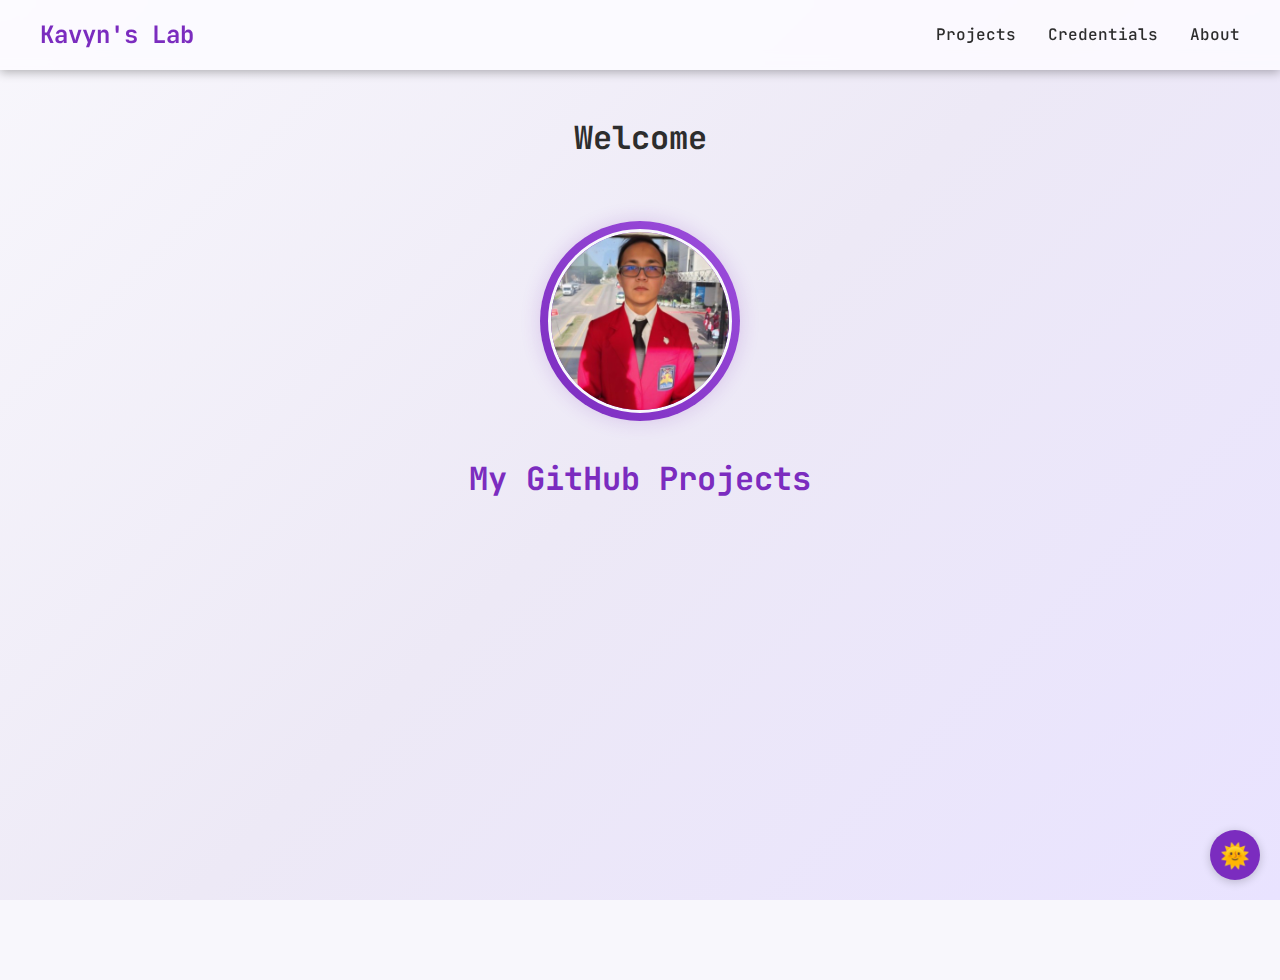
<file: index.html>
<!DOCTYPE html>
<html lang="en">
<head>
    <meta charset="UTF-8">
    <meta name="viewport" content="width=device-width, initial-scale=1.0">
    <title>Kavyn's Lab</title>
    <link rel="stylesheet" href="styles.css">
    <link href="https://fonts.googleapis.com/css2?family=JetBrains+Mono:wght@400;500;600;700&display=swap" rel="stylesheet">
</head>
<body>
    <button class="theme-toggle" id="theme-toggle" aria-label="Toggle theme">🌓</button>
    <nav class="navbar">
        <div class="nav-content">
            <a href="index.html" class="logo">Kavyn's Lab</a>
            <ul class="nav-links">
                <li><a href="projects.html">Projects</a></li>
                <li><a href="credentials.html">Credentials</a></li>
                <li><a href="about.html">About</a></li>

            </ul>
            <div class="hamburger">
                <svg width="24" height="24" viewBox="0 0 24 24" fill="none" stroke="currentColor" stroke-width="2">
                    <line x1="3" y1="12" x2="21" y2="12"></line>
                    <line x1="3" y1="6" x2="21" y2="6"></line>
                    <line x1="3" y1="18" x2="21" y2="18"></line>
                </svg>
            </div>
        </div>
    </nav>

    <main class="main-content">
        <h1 id="typing-text">Welcome to My Lab</h1>
        <div class="typing-cursor">
        </div>
        <section class="profile-section">
            <div class="photo-frame">
                <img src="profile.jpg" alt="Kavyn's Photo" id="profile-photo">
            </div>
        </section>
        <section class="github-showcase">
            <h2>My GitHub Projects</h2>
            <div class="repo-grid" id="repo-grid">
                <!-- Repositories will be loaded here -->
            </div>
        </section>
    </main>

    <script>
        // Theme switching
        const themeToggle = document.getElementById('theme-toggle');
        const prefersDarkScheme = window.matchMedia('(prefers-color-scheme: dark)');
        
        // Check for saved theme preference or use system preference
        const savedTheme = localStorage.getItem('theme');
        if (savedTheme) {
            document.body.setAttribute('data-theme', savedTheme);
            themeToggle.textContent = savedTheme === 'dark' ? '🌓' : '🌞';
        } else {
            const theme = prefersDarkScheme.matches ? 'dark' : 'light';
            document.body.setAttribute('data-theme', theme);
            themeToggle.textContent = theme === 'dark' ? '🌓' : '🌞';
        }
        
        themeToggle.addEventListener('click', () => {
            const currentTheme = document.body.getAttribute('data-theme');
            const newTheme = currentTheme === 'light' ? 'dark' : 'light';
            
            document.body.setAttribute('data-theme', newTheme);
            localStorage.setItem('theme', newTheme);
            themeToggle.textContent = newTheme === 'dark' ? '🌓' : '🌞';
            
            // Add transition effect
            document.body.style.transition = 'background-color 0.3s ease, color 0.3s ease';
            setTimeout(() => {
                document.body.style.transition = '';
            }, 300);
        });

        // Typing effect
        function typeText(element, text, speed = 100) {
            element.textContent = '';
            let i = 0;
            
            function type() {
                if (i < text.length) {
                    element.textContent += text.charAt(i);
                    i++;
                    setTimeout(type, speed);
                } else {
                    // Add glitch effect after typing
                    setTimeout(() => {
                        element.classList.add('glitch');
                        setTimeout(() => element.classList.remove('glitch'), 500);
                    }, 500);
                }
            }
            
            type();
        }

        // Initialize typing effect
        const typingText = document.getElementById('typing-text');
        const originalText = typingText.textContent;
        typeText(typingText, originalText, 100);

        // Add hover glitch effect to nav links
        document.querySelectorAll('.nav-links a').forEach(link => {
            link.addEventListener('mouseenter', () => {
                link.classList.add('glitch');
            });
            link.addEventListener('mouseleave', () => {
                link.classList.remove('glitch');
            });
        });

        // GitHub repos fetch
        async function fetchGitHubRepos() {
            try {
                const response = await fetch('https://api.github.com/users/soloisticdig/repos');
                const repos = await response.json();
                
                const repoGrid = document.getElementById('repo-grid');
                repos.forEach(repo => {
                    const repoCard = document.createElement('div');
                    repoCard.className = 'repo-card';
                    
                    repoCard.innerHTML = `
                        <h3>${repo.name}</h3>
                        <p>${repo.description || 'No description available'}</p>
                        <div class="repo-stats">
                            <span>⭐ ${repo.stargazers_count}</span>
                            <span>🔄 ${repo.forks_count}</span>
                        </div>
                        <a href="${repo.html_url}" target="_blank" class="repo-link">View Repository</a>
                    `;
                    
                    repoGrid.appendChild(repoCard);
                });
            } catch (error) {
                console.error('Error fetching repositories:', error);
            }
        }

        fetchGitHubRepos();

        // Mobile menu functionality
        const hamburger = document.querySelector('.hamburger');
        const navLinks = document.querySelector('.nav-links');

        hamburger.addEventListener('click', () => {
            navLinks.classList.toggle('active');
        });
    </script>
</body>
</html>
</file>
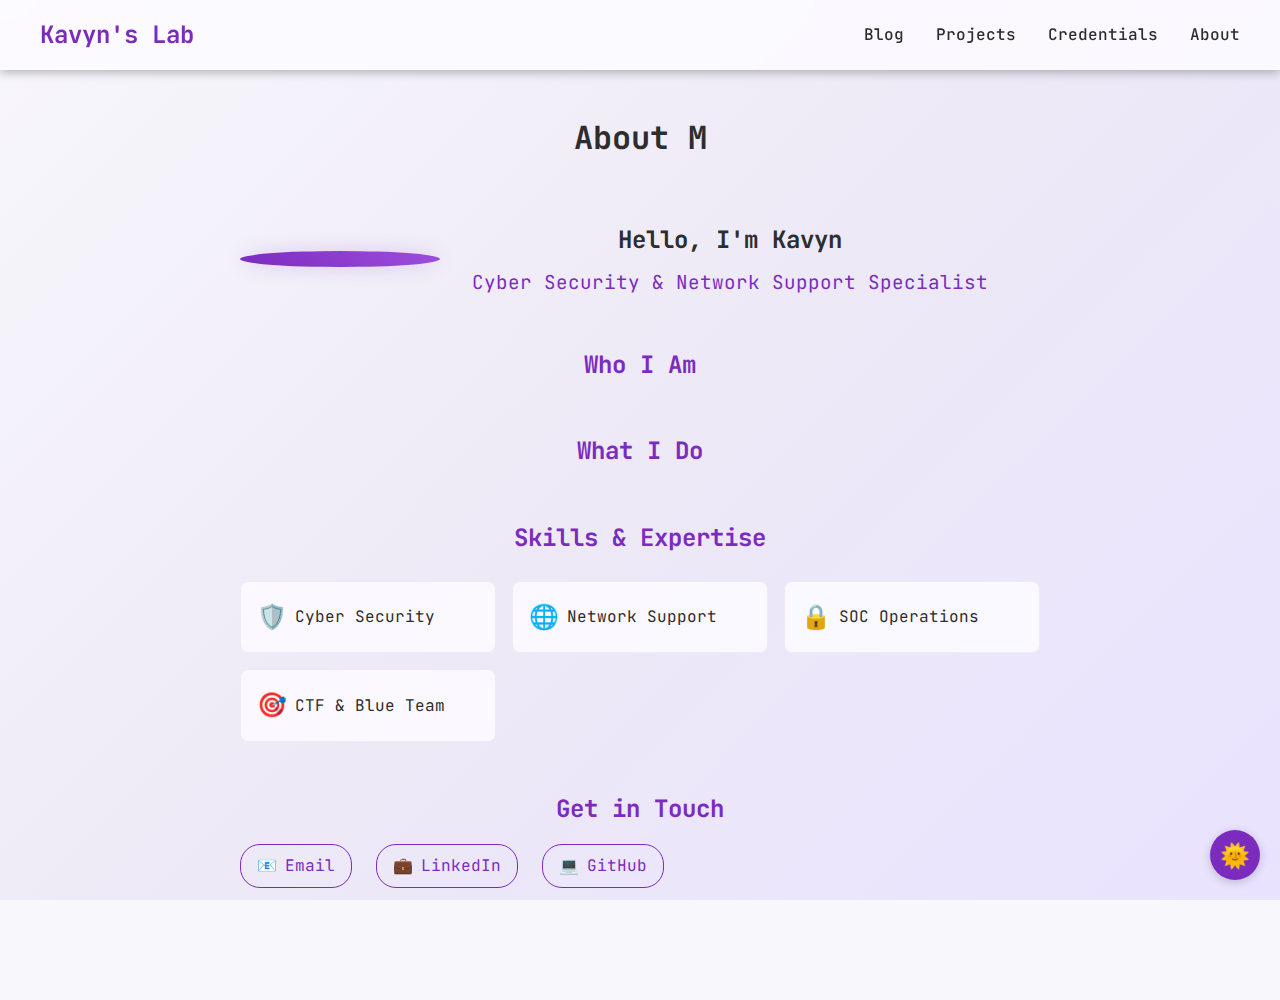
<file: about.html>
<!DOCTYPE html>
<html lang="en">
<head>
    <meta charset="UTF-8">
    <meta name="viewport" content="width=device-width, initial-scale=1.0">
    <title>About - Kavyn's Lab</title>
    <link rel="stylesheet" href="styles.css">
    <link href="https://fonts.googleapis.com/css2?family=JetBrains+Mono:wght@400;500;600;700&display=swap" rel="stylesheet">
</head>
<body>
    <button class="theme-toggle" id="theme-toggle" aria-label="Toggle theme">🌓</button>
    <nav class="navbar">
        <div class="nav-content">
            <a href="index.html" class="logo">Kavyn's Lab</a>
            <ul class="nav-links">
                <li><a href="blog.html">Blog</a></li>
                <li><a href="projects.html">Projects</a></li>
                <li><a href="credentials.html">Credentials</a></li>
                <li><a href="about.html">About</a></li>
            </ul>
            <div class="hamburger">
                <svg width="24" height="24" viewBox="0 0 24 24" fill="none" stroke="currentColor" stroke-width="2">
                    <line x1="3" y1="12" x2="21" y2="12"></line>
                    <line x1="3" y1="6" x2="21" y2="6"></line>
                    <line x1="3" y1="18" x2="21" y2="18"></line>
                </svg>
            </div>
        </div>
    </nav>

    <main class="main-content">
        <h1 id="typing-text">About Me</h1>
        <div class="typing-cursor"></div>
        
        <section class="about-container">
            <div class="about-header">
                <div class="photo-frame">
                    <div class="photo-placeholder"></div>
                </div>
                <div class="about-intro">
                    <h2>Hello, I'm Kavyn</h2>
                    <p class="about-tagline">Cyber Security & Network Support Specialist</p>
                </div>
            </div>

            <div class="about-content">
                <article class="about-section">
                    <h3>Who I Am</h3>
                    <p>
               </article>

                <article class="about-section">
                    <h3>What I Do</h3>
                </article>

                <article class="about-section skills-section">
                    <h3>Skills & Expertise</h3>
                    <div class="skills-grid">
                        <div class="skill-item">
                            <span class="skill-icon">🛡️</span>
                            <span class="skill-name">Cyber Security</span>
                        </div>
                        <div class="skill-item">
                            <span class="skill-icon">🌐</span>
                            <span class="skill-name">Network Support</span>
                        </div>
                        <div class="skill-item">
                            <span class="skill-icon">🔒</span>
                            <span class="skill-name">SOC Operations</span>
                        </div>
                        <div class="skill-item">
                            <span class="skill-icon">🎯</span>
                            <span class="skill-name">CTF & Blue Team</span>
                        </div>
                    </div>
                </article>

                <article class="about-section">
                    <h3>Get in Touch</h3>
                    <div class="contact-links">
                        <a href="#" class="contact-link">
                            <span class="contact-icon">📧</span>
                            Email
                        </a>
                        <a href="#" class="contact-link">
                            <span class="contact-icon">💼</span>
                            LinkedIn
                        </a>
                        <a href="#" class="contact-link">
                            <span class="contact-icon">💻</span>
                            GitHub
                        </a>
                    </div>
                </article>
            </div>
        </section>
    </main>

    <script>
        // Theme toggle functionality
        const themeToggle = document.getElementById('theme-toggle');
        const prefersDarkScheme = window.matchMedia('(prefers-color-scheme: dark)');
        
        const savedTheme = localStorage.getItem('theme');
        if (savedTheme) {
            document.body.setAttribute('data-theme', savedTheme);
            themeToggle.textContent = savedTheme === 'dark' ? '🌓' : '🌞';
        } else {
            const theme = prefersDarkScheme.matches ? 'dark' : 'light';
            document.body.setAttribute('data-theme', theme);
            themeToggle.textContent = theme === 'dark' ? '🌓' : '🌞';
        }
        
        themeToggle.addEventListener('click', () => {
            const currentTheme = document.body.getAttribute('data-theme');
            const newTheme = currentTheme === 'light' ? 'dark' : 'light';
            
            document.body.setAttribute('data-theme', newTheme);
            localStorage.setItem('theme', newTheme);
            themeToggle.textContent = newTheme === 'dark' ? '🌓' : '🌞';
        });

        // Typing effect
        function typeText(element, text, speed = 100) {
            element.textContent = '';
            let i = 0;
            
            function type() {
                if (i < text.length) {
                    element.textContent += text.charAt(i);
                    i++;
                    setTimeout(type, speed);
                }
            }
            
            type();
        }

        const typingText = document.getElementById('typing-text');
        const originalText = typingText.textContent;
        typeText(typingText, originalText, 100);

        // Mobile menu
        const hamburger = document.querySelector('.hamburger');
        const navLinks = document.querySelector('.nav-links');

        hamburger.addEventListener('click', () => {
            navLinks.classList.toggle('active');
        });
    </script>
</body>
</html>
</file>
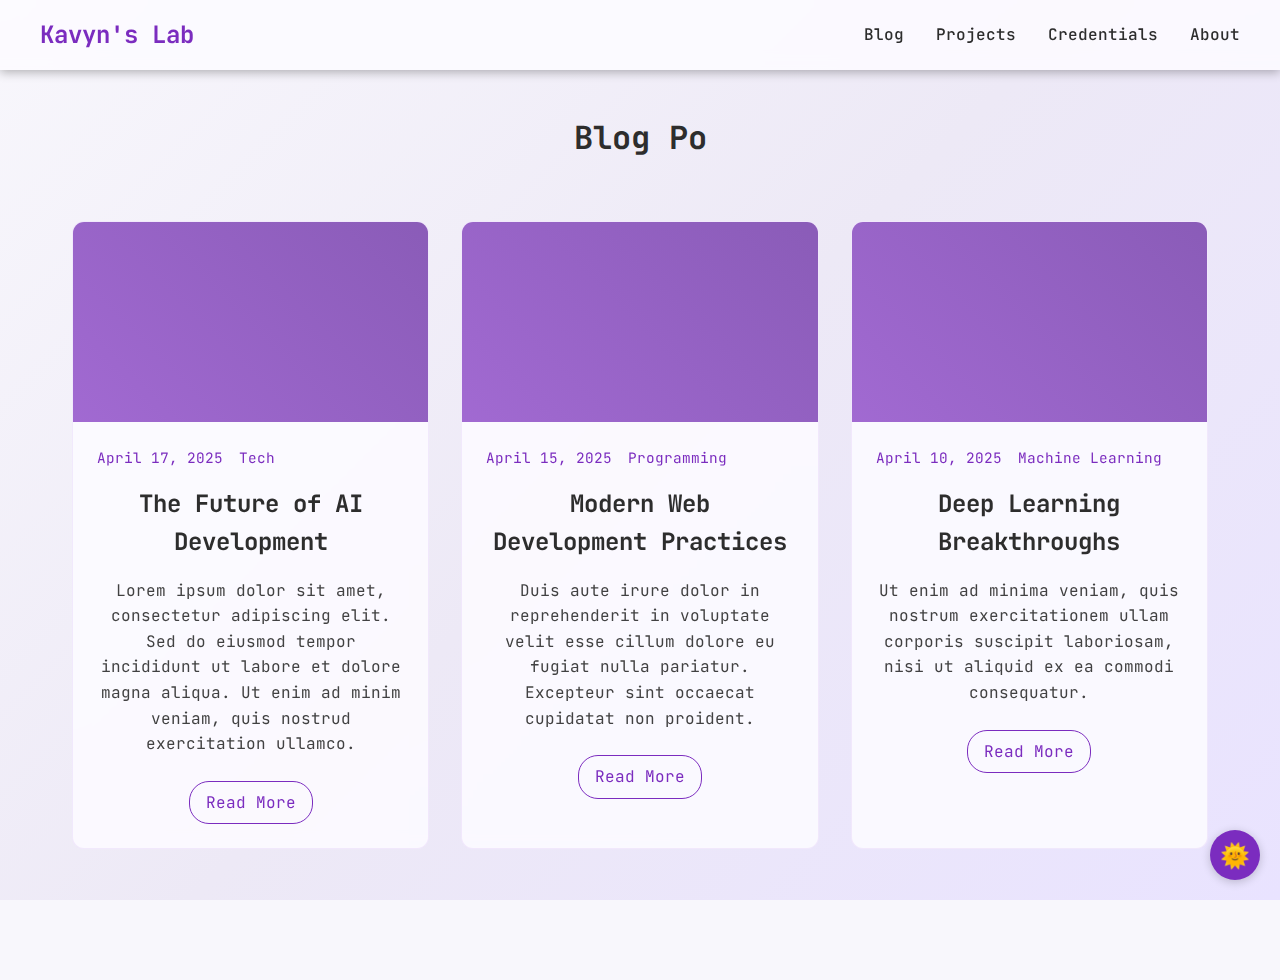
<file: blog.html>
<!DOCTYPE html>
<html lang="en">
<head>
    <meta charset="UTF-8">
    <meta name="viewport" content="width=device-width, initial-scale=1.0">
    <title>Blog - Kavyn's Lab</title>
    <link rel="stylesheet" href="styles.css">
    <link href="https://fonts.googleapis.com/css2?family=JetBrains+Mono:wght@400;500;600;700&display=swap" rel="stylesheet">
</head>
<body>
    <button class="theme-toggle" id="theme-toggle" aria-label="Toggle theme">🌓</button>
    <nav class="navbar">
        <div class="nav-content">
            <a href="index.html" class="logo">Kavyn's Lab</a>
            <ul class="nav-links">
                <li><a href="blog.html">Blog</a></li>
                <li><a href="projects.html">Projects</a></li>
                <li><a href="credentials.html">Credentials</a></li>
                <li><a href="about.html">About</a></li>
            </ul>
            <div class="hamburger">
                <svg width="24" height="24" viewBox="0 0 24 24" fill="none" stroke="currentColor" stroke-width="2">
                    <line x1="3" y1="12" x2="21" y2="12"></line>
                    <line x1="3" y1="6" x2="21" y2="6"></line>
                    <line x1="3" y1="18" x2="21" y2="18"></line>
                </svg>
            </div>
        </div>
    </nav>

    <main class="main-content">
        <h1 id="typing-text">Blog Posts</h1>
        <div class="typing-cursor"></div>
        
        <section class="blog-grid">
            <article class="blog-card">
                <div class="blog-image">
                    <div class="blog-placeholder"></div>
                </div>
                <div class="blog-content">
                    <div class="blog-meta">
                        <span class="blog-date">April 17, 2025</span>
                        <span class="blog-category">Tech</span>
                    </div>
                    <h2>The Future of AI Development</h2>
                    <p>Lorem ipsum dolor sit amet, consectetur adipiscing elit. Sed do eiusmod tempor incididunt ut labore et dolore magna aliqua. Ut enim ad minim veniam, quis nostrud exercitation ullamco.</p>
                    <a href="#" class="blog-link">Read More</a>
                </div>
            </article>

            <article class="blog-card">
                <div class="blog-image">
                    <div class="blog-placeholder"></div>
                </div>
                <div class="blog-content">
                    <div class="blog-meta">
                        <span class="blog-date">April 15, 2025</span>
                        <span class="blog-category">Programming</span>
                    </div>
                    <h2>Modern Web Development Practices</h2>
                    <p>Duis aute irure dolor in reprehenderit in voluptate velit esse cillum dolore eu fugiat nulla pariatur. Excepteur sint occaecat cupidatat non proident.</p>
                    <a href="#" class="blog-link">Read More</a>
                </div>
            </article>

            <article class="blog-card">
                <div class="blog-image">
                    <div class="blog-placeholder"></div>
                </div>
                <div class="blog-content">
                    <div class="blog-meta">
                        <span class="blog-date">April 10, 2025</span>
                        <span class="blog-category">Machine Learning</span>
                    </div>
                    <h2>Deep Learning Breakthroughs</h2>
                    <p>Ut enim ad minima veniam, quis nostrum exercitationem ullam corporis suscipit laboriosam, nisi ut aliquid ex ea commodi consequatur.</p>
                    <a href="#" class="blog-link">Read More</a>
                </div>
            </article>
        </section>
    </main>

    <script>
        // Theme toggle functionality
        const themeToggle = document.getElementById('theme-toggle');
        const prefersDarkScheme = window.matchMedia('(prefers-color-scheme: dark)');
        
        const savedTheme = localStorage.getItem('theme');
        if (savedTheme) {
            document.body.setAttribute('data-theme', savedTheme);
            themeToggle.textContent = savedTheme === 'dark' ? '🌓' : '🌞';
        } else {
            const theme = prefersDarkScheme.matches ? 'dark' : 'light';
            document.body.setAttribute('data-theme', theme);
            themeToggle.textContent = theme === 'dark' ? '🌓' : '🌞';
        }
        
        themeToggle.addEventListener('click', () => {
            const currentTheme = document.body.getAttribute('data-theme');
            const newTheme = currentTheme === 'light' ? 'dark' : 'light';
            
            document.body.setAttribute('data-theme', newTheme);
            localStorage.setItem('theme', newTheme);
            themeToggle.textContent = newTheme === 'dark' ? '🌓' : '🌞';
        });

        // Typing effect
        function typeText(element, text, speed = 100) {
            element.textContent = '';
            let i = 0;
            
            function type() {
                if (i < text.length) {
                    element.textContent += text.charAt(i);
                    i++;
                    setTimeout(type, speed);
                }
            }
            
            type();
        }

        const typingText = document.getElementById('typing-text');
        const originalText = typingText.textContent;
        typeText(typingText, originalText, 100);

        // Mobile menu
        const hamburger = document.querySelector('.hamburger');
        const navLinks = document.querySelector('.nav-links');

        hamburger.addEventListener('click', () => {
            navLinks.classList.toggle('active');
        });
    </script>
</body>
</html>
</file>
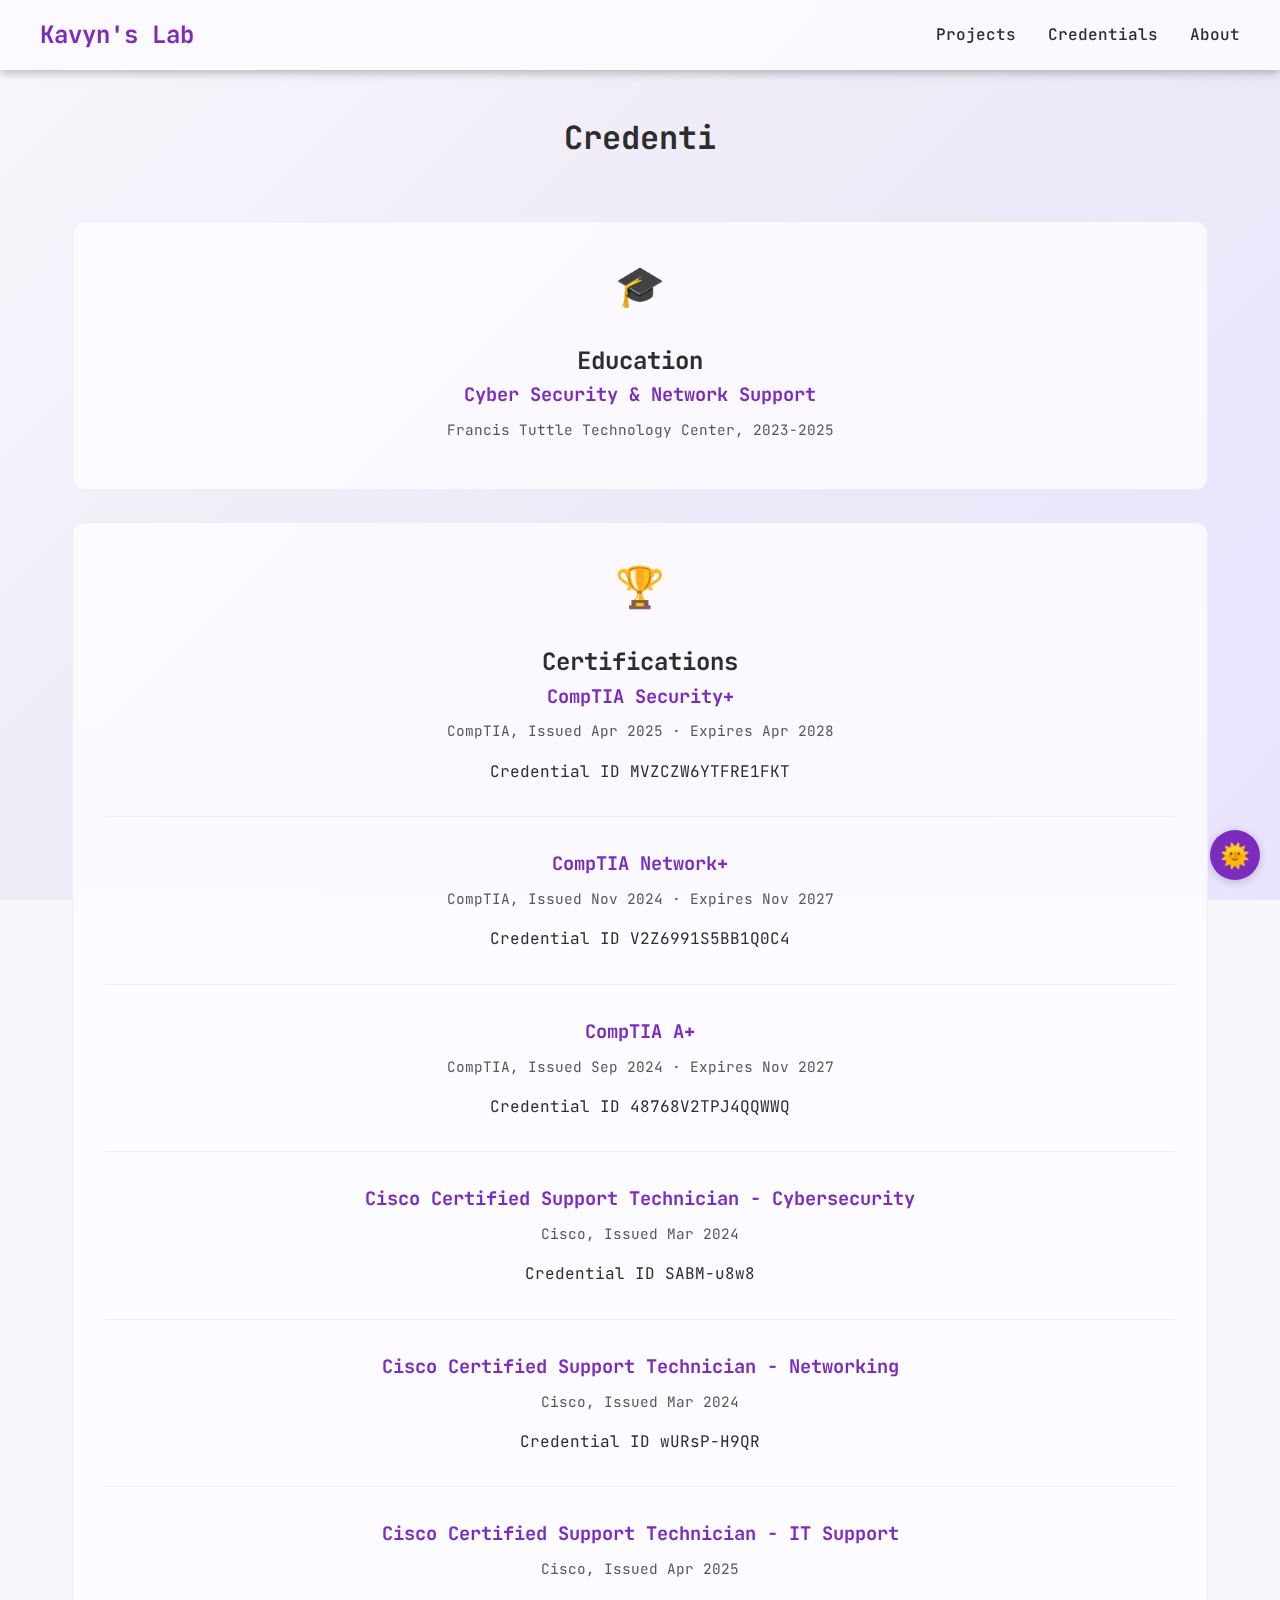
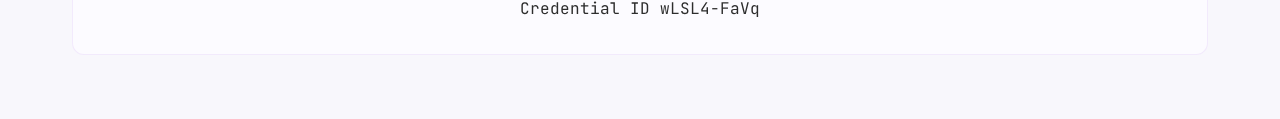
<file: credentials.html>
<!DOCTYPE html>
<html lang="en">
<head>
    <meta charset="UTF-8">
    <meta name="viewport" content="width=device-width, initial-scale=1.0">
    <title>Credentials - Kavyn's Lab</title>
    <link rel="stylesheet" href="styles.css">
    <link href="https://fonts.googleapis.com/css2?family=JetBrains+Mono:wght@400;500;600;700&display=swap" rel="stylesheet">
</head>
<body>
    <button class="theme-toggle" id="theme-toggle" aria-label="Toggle theme">🌓</button>
    <nav class="navbar">
        <div class="nav-content">
            <a href="index.html" class="logo">Kavyn's Lab</a>
            <ul class="nav-links">
                <li><a href="projects.html">Projects</a></li>
                <li><a href="credentials.html">Credentials</a></li>
                <li><a href="about.html">About</a></li>
            </ul>
            <div class="hamburger">
                <svg width="24" height="24" viewBox="0 0 24 24" fill="none" stroke="currentColor" stroke-width="2">
                    <line x1="3" y1="12" x2="21" y2="12"></line>
                    <line x1="3" y1="6" x2="21" y2="6"></line>
                    <line x1="3" y1="18" x2="21" y2="18"></line>
                </svg>
            </div>
        </div>
    </nav>

    <main class="main-content">
        <h1 id="typing-text">Credentials</h1>
        <div class="typing-cursor"></div>
        
        <section class="credentials-grid">
            <article class="credential-card">
                <div class="credential-icon">🎓</div>
                <div class="credential-content">
                    <h2>Education</h2>
                    <div class="credential-item">
                        <h3>Cyber Security & Network Support</h3>
                        <p class="credential-meta">Francis Tuttle Technology Center, 2023-2025</p>
                        <p></p>
                    </div>
                </div>
            </article>
            <article class="credential-card">
                <div class="credential-icon">🏆</div>
                <div class="credential-content">
                    <h2>Certifications</h2>
                    <div class="credential-item">
                        <h3>CompTIA Security+</h3>
                        <p class="credential-meta">CompTIA, Issued Apr 2025 · Expires Apr 2028</p>
                        <p>Credential ID MVZCZW6YTFRE1FKT</p>
                    </div>
                    <div class="credential-item">
                        <h3>CompTIA Network+</h3>
                        <p class="credential-meta">CompTIA, Issued Nov 2024 · Expires Nov 2027</p>
                        <p>Credential ID V2Z6991S5BB1Q0C4</p>
                    </div>
                    <div class="credential-item">
                        <h3>CompTIA A+</h3>
                        <p class="credential-meta">CompTIA, Issued Sep 2024 · Expires Nov 2027</p>
                        <p>Credential ID 48768V2TPJ4QQWWQ</p>
                    </div>
                    <div class="credential-item">
                        <h3>Cisco Certified Support Technician - Cybersecurity</h3>
                        <p class="credential-meta">Cisco, Issued Mar 2024</p>
                        <p>Credential ID SABM-u8w8</p>
                    </div>
                    <div class="credential-item">
                        <h3>Cisco Certified Support Technician - Networking</h3>
                        <p class="credential-meta">Cisco, Issued Mar 2024</p>
                        <p>Credential ID wURsP-H9QR</p>
                    </div>
                    <div class="credential-item">
                        <h3>Cisco Certified Support Technician - IT Support</h3>
                        <p class="credential-meta">Cisco, Issued Apr 2025</p>
                        <p>Credential ID wLSL4-FaVq</p>
                    </div>
                </div>
            </article>
        </section>
    </main>

    <script>
        // Theme toggle functionality
        const themeToggle = document.getElementById('theme-toggle');
        const prefersDarkScheme = window.matchMedia('(prefers-color-scheme: dark)');
        
        const savedTheme = localStorage.getItem('theme');
        if (savedTheme) {
            document.body.setAttribute('data-theme', savedTheme);
            themeToggle.textContent = savedTheme === 'dark' ? '🌓' : '🌞';
        } else {
            const theme = prefersDarkScheme.matches ? 'dark' : 'light';
            document.body.setAttribute('data-theme', theme);
            themeToggle.textContent = theme === 'dark' ? '🌓' : '🌞';
        }
        
        themeToggle.addEventListener('click', () => {
            const currentTheme = document.body.getAttribute('data-theme');
            const newTheme = currentTheme === 'light' ? 'dark' : 'light';
            
            document.body.setAttribute('data-theme', newTheme);
            localStorage.setItem('theme', newTheme);
            themeToggle.textContent = newTheme === 'dark' ? '🌓' : '🌞';
        });

        // Typing effect
        function typeText(element, text, speed = 100) {
            element.textContent = '';
            let i = 0;
            
            function type() {
                if (i < text.length) {
                    element.textContent += text.charAt(i);
                    i++;
                    setTimeout(type, speed);
                }
            }
            
            type();
        }

        const typingText = document.getElementById('typing-text');
        const originalText = typingText.textContent;
        typeText(typingText, originalText, 100);

        // Mobile menu
        const hamburger = document.querySelector('.hamburger');
        const navLinks = document.querySelector('.nav-links');

        hamburger.addEventListener('click', () => {
            navLinks.classList.toggle('active');
        });
    </script>
</body>
</html>
</file>
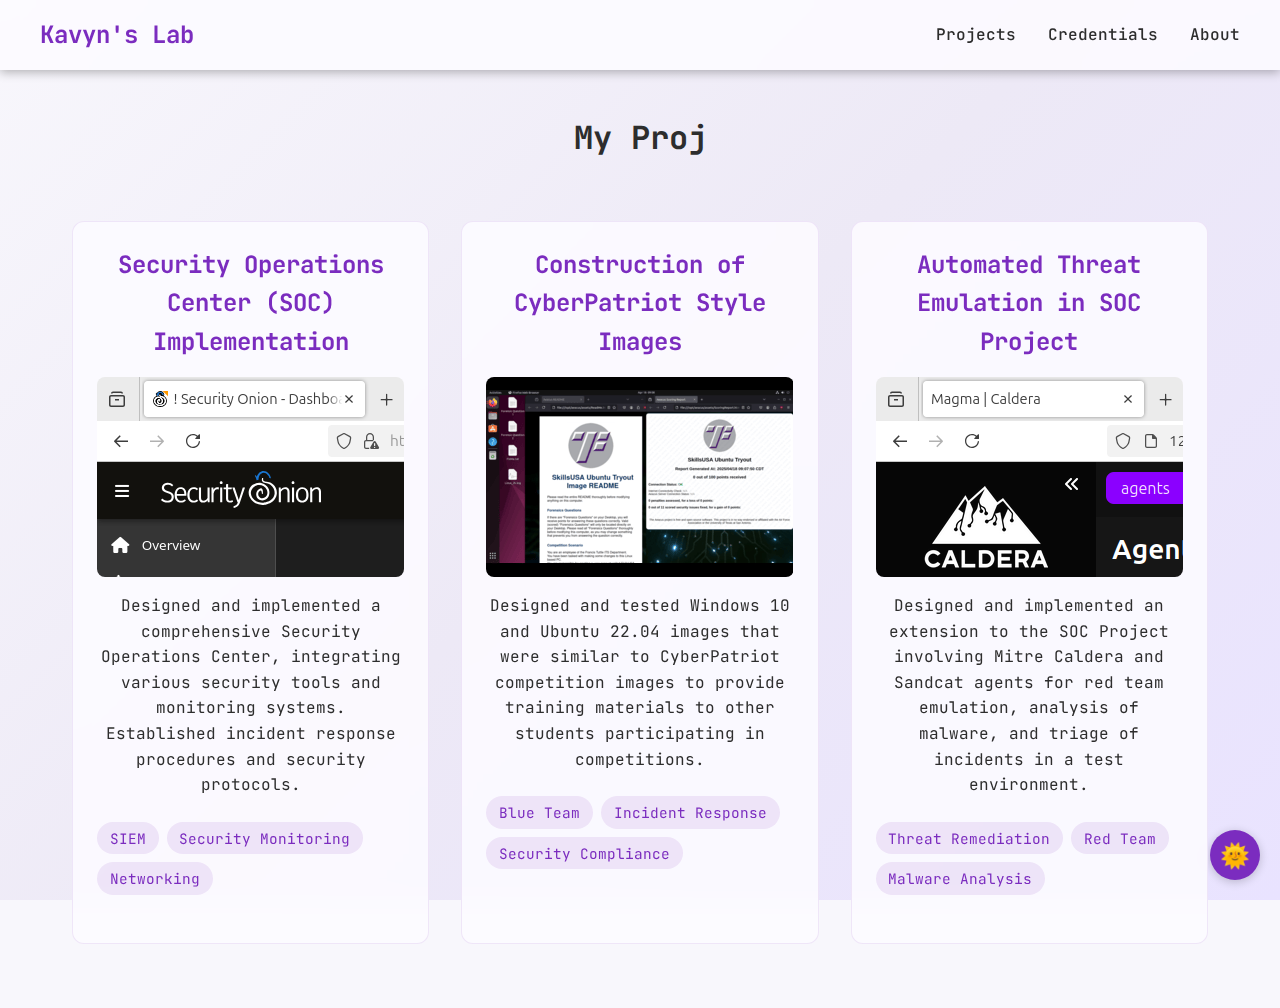
<file: projects.html>
<!DOCTYPE html>
<html lang="en">
<head>
    <meta charset="UTF-8">
    <meta name="viewport" content="width=device-width, initial-scale=1.0">
    <title>Projects - Kavyn's Lab</title>
    <link rel="stylesheet" href="styles.css">
    <link href="https://fonts.googleapis.com/css2?family=JetBrains+Mono:wght@400;500;600;700&display=swap" rel="stylesheet">
</head>
<body>
    <button class="theme-toggle" id="theme-toggle" aria-label="Toggle theme">🌓</button>
    <nav class="navbar">
        <div class="nav-content">
            <a href="index.html" class="logo">Kavyn's Lab</a>
            <ul class="nav-links">
                <li><a href="projects.html">Projects</a></li>
                <li><a href="credentials.html">Credentials</a></li>
                <li><a href="about.html">About</a></li>
            </ul>
            <div class="hamburger">
                <svg width="24" height="24" viewBox="0 0 24 24" fill="none" stroke="currentColor" stroke-width="2">
                    <line x1="3" y1="12" x2="21" y2="12"></line>
                    <line x1="3" y1="6" x2="21" y2="6"></line>
                    <line x1="3" y1="18" x2="21" y2="18"></line>
                </svg>
            </div>
        </div>
    </nav>

    <main class="main-content">
        <h1 id="typing-text">My Projects</h1>
        <div class="typing-cursor"></div>
        
        <section class="projects-grid">
            <article class="project-card">
                <h2>Security Operations Center (SOC) Implementation</h2>
                <div class="project-image">
                    <img src="Onion.png" alt="Security Onion" id="soc-project"></div>
                </div>
                <p>Designed and implemented a comprehensive Security Operations Center, integrating various security tools and monitoring systems. Established incident response procedures and security protocols.</p>
                <div class="project-tags">
                    <span>SIEM</span>
                    <span>Security Monitoring</span>
                    <span>Networking</span>
                </div>
            </article>

            <article class="project-card">
                <h2>Construction of CyberPatriot Style Images</h2>
                <div class="project-image">
                    <img src="Linux.png" alt="Aceaus Score Engine" id="linux-project"></div>
                </div>
                <p>Designed and tested Windows 10 and Ubuntu 22.04 images that were similar to CyberPatriot competition images to provide training materials to other students participating in competitions.</p>
                <div class="project-tags">
                    <span>Blue Team</span>
                    <span>Incident Response</span>
                    <span>Security Compliance</span>
                </div>
            </article>

            <article class="project-card">
                <h2>Automated Threat Emulation in SOC Project</h2>
                <div class="project-image">
                    <img src="Caldera.png" alt="MITRE Caldera" id="caldera-project"></div>
                </div>
                <p>Designed and implemented an extension to the SOC Project involving Mitre Caldera and Sandcat agents for red team emulation, analysis of malware, and triage of incidents in a test environment.</p>
                <div class="project-tags">
                    <span>Threat Remediation</span>
                    <span>Red Team</span>
                    <span>Malware Analysis</span>
                </div>
            </article>
        </section>
    </main>

    <script>
        // Theme switching
        const themeToggle = document.getElementById('theme-toggle');
        const prefersDarkScheme = window.matchMedia('(prefers-color-scheme: dark)');
        
        // Check for saved theme preference or use system preference
        const savedTheme = localStorage.getItem('theme');
        if (savedTheme) {
            document.body.setAttribute('data-theme', savedTheme);
            themeToggle.textContent = savedTheme === 'dark' ? '🌓' : '🌞';
        } else {
            const theme = prefersDarkScheme.matches ? 'dark' : 'light';
            document.body.setAttribute('data-theme', theme);
            themeToggle.textContent = theme === 'dark' ? '🌓' : '🌞';
        }
        
        themeToggle.addEventListener('click', () => {
            const currentTheme = document.body.getAttribute('data-theme');
            const newTheme = currentTheme === 'light' ? 'dark' : 'light';
            
            document.body.setAttribute('data-theme', newTheme);
            localStorage.setItem('theme', newTheme);
            themeToggle.textContent = newTheme === 'dark' ? '🌓' : '🌞';
            
            document.body.style.transition = 'background-color 0.3s ease, color 0.3s ease';
            setTimeout(() => {
                document.body.style.transition = '';
            }, 300);
        });

        // Typing effect
        function typeText(element, text, speed = 100) {
            element.textContent = '';
            let i = 0;
            
            function type() {
                if (i < text.length) {
                    element.textContent += text.charAt(i);
                    i++;
                    setTimeout(type, speed);
                } else {
                    setTimeout(() => {
                        element.classList.add('glitch');
                        setTimeout(() => element.classList.remove('glitch'), 500);
                    }, 500);
                }
            }
            
            type();
        }

        // Initialize typing effect
        const typingText = document.getElementById('typing-text');
        const originalText = typingText.textContent;
        typeText(typingText, originalText, 100);

        // Mobile menu functionality
        const hamburger = document.querySelector('.hamburger');
        const navLinks = document.querySelector('.nav-links');

        hamburger.addEventListener('click', () => {
            navLinks.classList.toggle('active');
        });
    </script>
</body>
</html>
</file>
<file: styles.css>
:root {
    /* Dark theme colors - Black and Purple */
    --bg-color-dark: #0a0a0a;  /* Near black background */
    --bg-gradient-dark: linear-gradient(135deg, #0a0a0a, #1a1625, #0d0d0d);  /* Dark gradient with purple tint */
    --nav-bg-dark: rgba(13, 13, 18, 0.95);  /* Semi-transparent dark nav */
    --text-color-dark: #e2e2e2;  /* Light text */
    --accent-color-dark: #9d4edd;  /* Vibrant purple accent */
    --hover-color-dark: #7b2cbf;  /* Darker purple for hover */
    
    /* Light theme colors - Light Purple scheme */
    --bg-color-light: #f8f7fc;  /* Very light purple background */
    --bg-gradient-light: linear-gradient(135deg, #f8f7fc, #ede9f6, #e9e3ff);  /* Light purple gradient */
    --nav-bg-light: rgba(252, 251, 255, 0.9);  /* Semi-transparent light nav */
    --text-color-light: #2d2d2d; /* Dark text */
    --accent-color-light: #7b2cbf; /* Deep purple accent */
    --hover-color-light: #5a189a; /* Darker purple for hover */
    
    /* Default to dark theme */
    --bg-color: var(--bg-color-dark);
    --nav-bg: var(--nav-bg-dark);
    --text-color: var(--text-color-dark);
    --accent-color: var(--accent-color-dark);
    --hover-color: var(--hover-color-dark);
}

* {
    margin: 0;
    padding: 0;
    box-sizing: border-box;
    font-family: 'JetBrains Mono', monospace;
    text-align: center;
}

body {
    background-color: var(--bg-color);
    background-attachment: fixed;
    color: var(--text-color);
    line-height: 1.6;
    min-height: 100vh;
}

/* Dark theme specific styles */
[data-theme='dark'] {
    background-image: var(--bg-gradient-dark);
}

/* Light theme specific styles */
[data-theme='light'] {
    background-image: var(--bg-gradient-light);
}

.typing-cursor {
    display: inline-block;
    margin-left: 5px;
    font-size: 2rem;
    color: var(--accent-color);
    animation: cursor-blink 1s infinite;
}

@keyframes cursor-blink {
    0%, 100% { opacity: 1; }
    50% { opacity: 0; }
}

.glitch {
    position: relative;
    animation: glitch 0.5s infinite;
}

@keyframes glitch {
    0% { transform: translate(0); }
    20% { transform: translate(-2px, 2px); }
    40% { transform: translate(-2px, -2px); }
    60% { transform: translate(2px, 2px); }
    80% { transform: translate(2px, -2px); }
    100% { transform: translate(0); }
}

.navbar {
    background-color: var(--nav-bg);
    backdrop-filter: blur(8px);
    padding: 1rem 2rem;
    position: fixed;
    width: 100%;
    top: 0;
    box-shadow: 0 2px 10px rgba(0, 0, 0, 0.3);
}

.nav-content {
    max-width: 1200px;
    margin: 0 auto;
    display: flex;
    justify-content: space-between;
    align-items: center;
}

.logo {
    font-size: 1.5rem;
    font-weight: bold;
    color: var(--accent-color);
    text-decoration: none;
}

.nav-links {
    display: flex;
    gap: 2rem;
    list-style: none;
}

.nav-links a {
    color: var(--text-color);
    text-decoration: none;
    font-weight: 500;
    transition: color 0.3s ease;
}

.nav-links a:hover {
    color: var(--accent-color);
}

.hamburger {
    display: none;
    cursor: pointer;
}

.main-content {
    margin-top: 5rem;
    padding: 2rem;
    max-width: 1200px;
    margin-left: auto;
    margin-right: auto;
}

.profile-section {
    display: flex;
    justify-content: center;
    margin: 2rem 0;
}

.photo-frame {
    width: 100%;
    max-width: 200px;
    height: auto;
    border-radius: 50%;
    padding: 8px;
    background: linear-gradient(45deg, var(--accent-color), var(--hover-color));
    box-shadow: 0 0 30px rgba(100, 0, 255, 1);
    position: relative;
    overflow: hidden;
    display: flex;
    justify-content: center;
    align-items: center;
}

.photo-frame img {
    width: 100%;
    max-width: 200px;
    height: auto;
    object-fit: cover;
    border-radius: 50%;
    border: 3px solid var(--bg-color);
}

.photo-frame:hover {
    transform: scale(1.05);
    box-shadow: 0 0 30px rgba(0, 168, 255, 0.5);
}

.github-showcase {
    margin-top: 2rem;
}

.github-showcase h2 {
    margin-bottom: 2rem;
    font-size: 2rem;
    color: var(--accent-color);
}

.repo-grid {
    display: grid;
    grid-template-columns: repeat(auto-fit, minmax(300px, 1fr));
    gap: 1.5rem;
    margin-top: 2rem;
}

.repo-card {
    background-color: var(--nav-bg);
    border-radius: 8px;
    padding: 1.5rem;
    transition: transform 0.3s ease;
    text-align: left;
}

.repo-card:hover {
    transform: translateY(-5px);
}

.repo-card h3 {
    color: var(--accent-color);
    margin-bottom: 0.5rem;
    font-size: 1.2rem;
}

.repo-card p {
    color: #ccc;
    margin-bottom: 1rem;
    font-size: 0.9rem;
}

.repo-stats {
    display: flex;
    gap: 1rem;
    margin-bottom: 1rem;
    color: #888;
    font-size: 0.9rem;
}

.repo-link {
    display: inline-block;
    padding: 0.5rem 1rem;
    background-color: var(--accent-color);
    color: var(--nav-bg-light);
    text-decoration: none;
    border-radius: 4px;
    transition: background-color 0.3s ease;
}

.repo-link:hover {
    background-color: var(--hover-color);
}

.theme-toggle {
    position: fixed;
    bottom: 20px;
    right: 20px;
    background: var(--accent-color);
    color: var(--bg-color);
    border: 2px solid transparent;
    border: none;
    border-radius: 50%;
    width: 50px;
    height: 50px;
    cursor: pointer;
    display: flex;
    align-items: center;
    justify-content: center;
    font-size: 1.5rem;
    box-shadow: 0 2px 10px rgba(0, 0, 0, 0.2);
    transition: all 0.3s ease;
}

.theme-toggle:hover {
    transform: scale(1.1);
    background: var(--hover-color);
}

/* Light theme styles */
[data-theme='light'] {
    transition: all 0.3s ease;
    --bg-color: var(--bg-color-light);
    --nav-bg: var(--nav-bg-light);
    --text-color: var(--text-color-light);
    --accent-color: var(--accent-color-light);
    --hover-color: var(--hover-color-light);
}

[data-theme='light'] .repo-card {
    border: 1px solid #d4c6f9;
    background-color: rgba(252, 251, 255, 0.9);
    backdrop-filter: blur(5px);
}

[data-theme='dark'] .repo-card {
    border: 1px solid #2a1f3d;
    background-color: rgba(13, 13, 18, 0.95);
    backdrop-filter: blur(5px);
}

[data-theme='dark'] .repo-card h3 {
    color: var(--accent-color-dark);
}

[data-theme='dark'] .repo-card p {
    color: #b8a599;
}

[data-theme='dark'] .repo-stats {
    color: #9c8577;
}

[data-theme='dark'] h1,
[data-theme='dark'] h2 {
    color: #e6d5c9;
    text-shadow: 0 2px 4px rgba(0,0,0,0.3);
}

[data-theme='dark'] .logo {
    color: var(--accent-color-dark);
    text-shadow: 0 0 10px rgba(157, 78, 221, 0.3);
}

[data-theme='light'] .photo-frame {
    box-shadow: 0 0 20px rgba(123, 44, 191, 0.2);
    background: linear-gradient(45deg, var(--accent-color-light), #9d4edd);
}

[data-theme='dark'] .photo-frame {
    box-shadow: 0 0 20px rgba(157, 78, 221, 0.3);
    background: linear-gradient(45deg, var(--accent-color-dark), #5a189a);
}

/* Project page styles */
.projects-grid {
    display: grid;
    grid-template-columns: repeat(auto-fit, minmax(300px, 1fr));
    gap: 2rem;
    padding: 2rem 0;
}

.project-card {
    background-color: var(--nav-bg);
    border-radius: 12px;
    padding: 1.5rem;
    transition: transform 0.3s ease, box-shadow 0.3s ease;
    backdrop-filter: blur(8px);
    border: 1px solid rgba(157, 78, 221, 0.1);
}

.project-card:hover {
    transform: translateY(-5px);
    box-shadow: 0 10px 20px rgba(0, 0, 0, 0.2);
}

.project-card h2 {
    color: var(--accent-color);
    margin-bottom: 1rem;
    font-size: 1.5rem;
}

.project-image {
    width: 100%;
    height: 200px;
    margin-bottom: 1rem;
    border-radius: 8px;
    overflow: hidden;
}

.project-placeholder {
    width: 100%;
    height: 100%;
    background: linear-gradient(45deg, var(--accent-color), var(--hover-color));
    opacity: 0.7;
}

.project-card p {
    margin-bottom: 1.5rem;
    line-height: 1.6;
    color: var(--text-color);
}

.project-tags {
    display: flex;
    flex-wrap: wrap;
    gap: 0.5rem;
    margin-bottom: 1.5rem;
}

.project-tags span {
    background-color: rgba(157, 78, 221, 0.1);
    color: var(--accent-color);
    padding: 0.3rem 0.8rem;
    border-radius: 20px;
    font-size: 0.9rem;
}

.project-link {
    display: inline-block;
    padding: 0.8rem 1.5rem;
    background-color: var(--accent-color);
    color: var(--bg-color);
    text-decoration: none;
    border-radius: 6px;
    transition: background-color 0.3s ease;
}

.project-link:hover {
    background-color: var(--hover-color);
}

[data-theme='light'] .project-card {
    border: 1px solid rgba(123, 44, 191, 0.1);
}

[data-theme='light'] .project-tags span {
    background-color: rgba(123, 44, 191, 0.1);
}

/* Blog styles */
.blog-grid {
    display: grid;
    grid-template-columns: repeat(auto-fit, minmax(300px, 1fr));
    gap: 2rem;
    padding: 2rem 0;
}

.blog-card {
    background-color: var(--nav-bg);
    border-radius: 12px;
    overflow: hidden;
    transition: transform 0.3s ease;
    backdrop-filter: blur(8px);
    border: 1px solid rgba(157, 78, 221, 0.1);
}

.blog-card:hover {
    transform: translateY(-5px);
}

.blog-image {
    height: 200px;
    overflow: hidden;
}

.blog-placeholder {
    width: 100%;
    height: 100%;
    background: linear-gradient(45deg, var(--accent-color), var(--hover-color));
    opacity: 0.7;
}

.blog-content {
    padding: 1.5rem;
}

.blog-meta {
    display: flex;
    gap: 1rem;
    margin-bottom: 1rem;
    font-size: 0.9rem;
    color: var(--accent-color);
}

.blog-card h2 {
    margin-bottom: 1rem;
    color: var(--text-color);
}

.blog-card p {
    margin-bottom: 1.5rem;
    color: var(--text-color);
    opacity: 0.9;
}

.blog-link {
    display: inline-block;
    padding: 0.5rem 1rem;
    color: var(--accent-color);
    text-decoration: none;
    border: 1px solid var(--accent-color);
    border-radius: 20px;
    transition: all 0.3s ease;
}

.blog-link:hover {
    background-color: var(--accent-color);
    color: var(--bg-color);
}

/* Credentials styles */
.credentials-grid {
    display: grid;
    gap: 2rem;
    padding: 2rem 0;
}

.credential-card {
    background-color: var(--nav-bg);
    border-radius: 12px;
    padding: 2rem;
    backdrop-filter: blur(8px);
    border: 1px solid rgba(157, 78, 221, 0.1);
}

.credential-icon {
    font-size: 2.5rem;
    margin-bottom: 1.5rem;
}

.credential-item {
    margin-bottom: 2rem;
    padding-bottom: 2rem;
    border-bottom: 1px solid rgba(157, 78, 221, 0.1);
}

.credential-item:last-child {
    border-bottom: none;
    margin-bottom: 0;
    padding-bottom: 0;
}

.credential-item h3 {
    color: var(--accent-color);
    margin-bottom: 0.5rem;
}

.credential-meta {
    color: var(--text-color);
    opacity: 0.8;
    margin-bottom: 1rem;
    font-size: 0.9rem;
}

/* About page styles */
.about-container {
    max-width: 800px;
    margin: 0 auto;
    padding: 2rem 0;
}

.about-header {
    display: flex;
    align-items: center;
    gap: 2rem;
    margin-bottom: 3rem;
}

.about-intro {
    text-align: left;
}

.about-tagline {
    color: var(--accent-color);
    font-size: 1.2rem;
    margin-top: 0.5rem;
}

.about-section {
    margin-bottom: 3rem;
    text-align: left;
}

.about-section h3 {
    color: var(--accent-color);
    margin-bottom: 1rem;
    font-size: 1.5rem;
}

.skills-grid {
    display: grid;
    grid-template-columns: repeat(auto-fit, minmax(200px, 1fr));
    gap: 1rem;
    margin-top: 1.5rem;
}

.skill-item {
    background-color: var(--nav-bg);
    padding: 1rem;
    border-radius: 8px;
    display: flex;
    align-items: center;
    gap: 0.5rem;
    border: 1px solid rgba(157, 78, 221, 0.1);
}

.skill-icon {
    font-size: 1.5rem;
}

.contact-links {
    display: flex;
    gap: 1.5rem;
    margin-top: 1rem;
}

.contact-link {
    display: flex;
    align-items: center;
    gap: 0.5rem;
    color: var(--accent-color);
    text-decoration: none;
    padding: 0.5rem 1rem;
    border: 1px solid var(--accent-color);
    border-radius: 20px;
    transition: all 0.3s ease;
}

.contact-link:hover {
    background-color: var(--accent-color);
    color: var(--bg-color);
}

@media (max-width: 768px) {
    .nav-links {
        display: none;
    }
    
    .nav-links.active {
        display: flex;
        flex-direction: column;
        position: absolute;
        top: 100%;
        left: 0;
        right: 0;
        background-color: var(--nav-bg);
        padding: 1rem;
        gap: 1rem;
    }
    
    .hamburger {
        display: block;
    }
}
</file>
